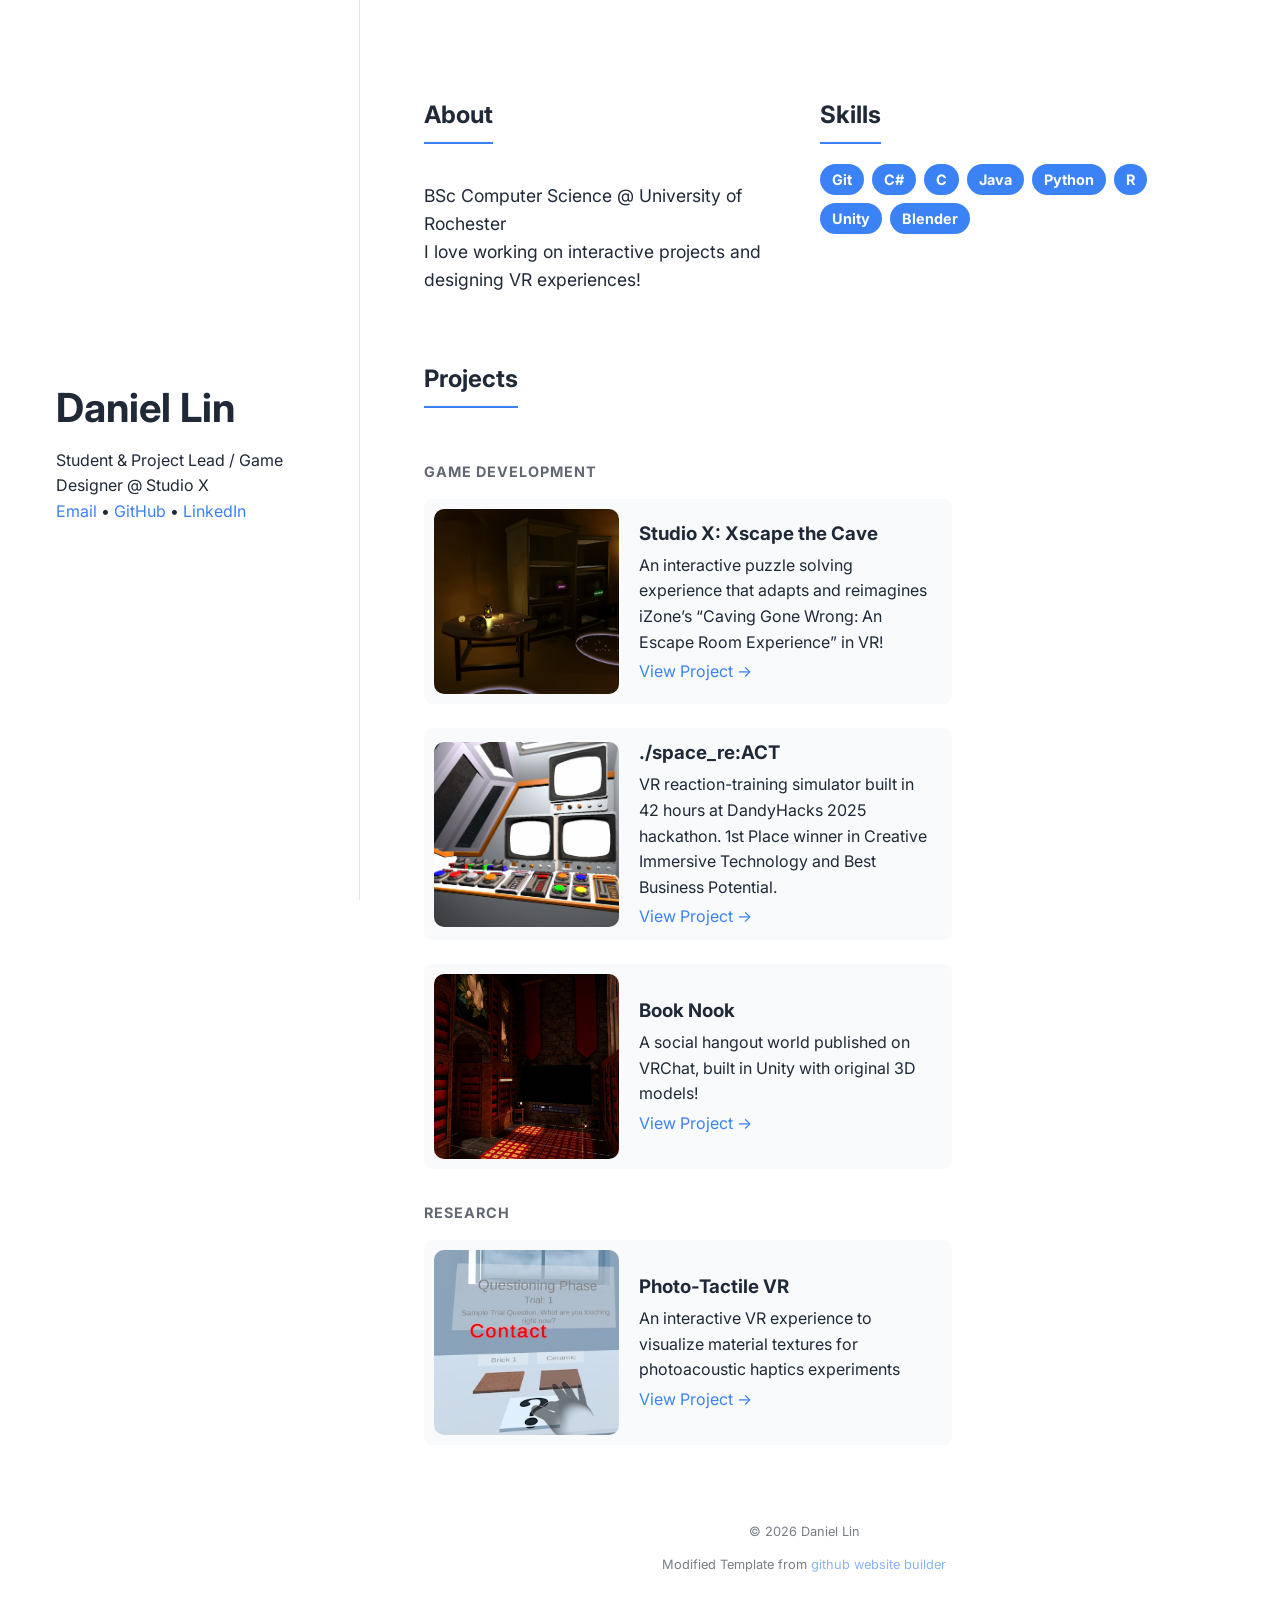
<file: index.html>
<!DOCTYPE html>
<html lang="en">
<head>
    <meta charset="UTF-8">
    <meta name="viewport" content="width=device-width, initial-scale=1.0">
    <title>Daniel Lin - Student & Project Lead / Game Designer @ Studio X</title>
    <meta name="description" content="BSc Computer Science @ University of Rochester. I like working on interactive things! Games & 3D Art">
    <style>
        :root { --bg: #ffffff; --text: #1f2937; --accent: #3b82f6; --card-bg: #f9fafb; --card-border: 0; --font-main: 'Inter', sans-serif; }
        body { background: var(--bg); color: var(--text); font-family: var(--font-main); margin: 0; line-height: 1.6; }
        a { color: var(--accent); text-decoration: none; }
        a:hover { text-decoration: underline; }
        header { text-align: center; padding: 4rem 1rem; position: relative; }
        h1 { font-size: 2.5rem; margin: 0 0 0.5rem 0; }
        h2 { border-bottom: 2px solid var(--accent); padding-bottom: 0.5rem; margin-top: 3rem; display: inline-block; }
        .grid { display: grid; grid-template-columns: repeat(auto-fill, minmax(330px, 528px)); gap: 1.5rem; max-width: calc(2 * 528px + 1.5rem); }
        .card { background: var(--card-bg); border: var(--card-border); padding: 10px 1.25rem 10px 10px; border-radius: 8px; overflow: hidden; transition: transform 0.2s; display: flex; gap: 1.25rem; align-items: center; min-height: 205px; box-sizing: border-box; }
        .card:hover { transform: translateY(-3px); }
        .card img { width: 185px; height: 185px; aspect-ratio: 1 / 1; align-self: center; object-fit: cover; border-radius: 10px; flex-shrink: 0; display: block; }
        .card-body { padding: 0; display: flex; flex-direction: column; justify-content: center; }
        .card-body h3 { margin: 0 0 0.25rem; }
        .card-body p { margin: 0 0 0.25rem; }
        .skill-cloud { display: flex; flex-wrap: wrap; gap: 0.5rem; }
        .skill-tag { background: var(--accent); color: white; padding: 0.25rem 0.75rem; border-radius: 50px; font-size: 0.9rem; font-weight: bold; }
        .category { margin-top: 2rem; margin-bottom: 1rem; opacity: 0.7; text-transform: uppercase; font-size: 0.9rem; letter-spacing: 1px; }
        @media(min-width: 800px) {
            body.layout-sidebar { display: grid; grid-template-columns: 360px 1fr; }
            body.layout-sidebar header { height: 100vh; position: sticky; top: 0; text-align: left; padding: 3rem 3.5rem; display: flex; flex-direction: column; justify-content: center; border-right: 1px solid rgba(0,0,0,0.1); box-sizing: border-box; }
            body.layout-sidebar main { padding: 3rem 6rem 3rem 4rem; max-width: 1150px; }
        }
        @media(min-width: 1100px) {
            .intro-row { display: grid; grid-template-columns: 1fr 1fr; gap: 2rem; align-items: start; }
        }
        footer { text-align: center; padding: 4rem 1rem 2rem; font-size: 0.8rem; opacity: 0.6; }
    </style>
    <link href="https://fonts.googleapis.com/css2?family=Inter:wght@400;700&display=swap" rel="stylesheet">
</head>
<body class="layout-sidebar">
    <header>
        <h1>Daniel Lin</h1>
        <div class="subtitle">Student & Project Lead / Game Designer @ Studio X</div>
        <div class="socials">
            <a href="mailto:daniellintbls@gmail.com">Email</a> &bull;
            <a href="https://github.com/unsophisticat" target="_blank">GitHub</a> &bull;
            <a href="https://www.linkedin.com/in/daniel-lin36/" target="_blank">LinkedIn</a>
        </div>
    </header>
    <main>
        <div class="intro-row">
            <section>
                <h2>About</h2>
                <p style="font-size: 1.1rem;">BSc Computer Science @ University of Rochester<br>I love working on interactive projects and designing VR experiences! </p>
            </section>
            <section>
                <h2>Skills</h2>
                <div class="skill-cloud">
                    <span class="skill-tag">Git</span><span class="skill-tag">C#</span><span class="skill-tag">C</span><span class="skill-tag">Java</span><span class="skill-tag">Python</span><span class="skill-tag">R</span><span class="skill-tag">Unity</span><span class="skill-tag">Blender</span>
                </div>
            </section>
        </div>
        <section>
            <h2>Projects</h2>
            <h3 class="category">Game Development</h3>
            <div class="grid">
                <div class="card">
                    <img src="images/xscape.jpg" alt="Xscape the Cave VR escape room">
                    <div class="card-body">
                        <h3>Studio X: Xscape the Cave</h3>
                        <p>An interactive puzzle solving experience that adapts and reimagines iZone’s “Caving Gone Wrong: An Escape Room Experience” in VR!</p>
                        <a href="https://www.library.rochester.edu/studio-x/projects/studio-x-xscape-cave" target="_blank">View Project &rarr;</a>
                    </div>
                </div>
                <div class="card">
                    <img src="images/spacereact.jpg" alt="./space_re:ACT VR cockpit">
                    <div class="card-body">
                        <h3>./space_re:ACT</h3>
                        <p>VR reaction-training simulator built in 42 hours at DandyHacks 2025 hackathon. 1st Place winner in Creative Immersive Technology and Best Business Potential.</p>
                        <a href="https://devpost.com/software/roket" target="_blank">View Project &rarr;</a>
                    </div>
                </div>
                <div class="card">
                    <img src="images/booknook.jpg" alt="Book Nook VRChat world">
                    <div class="card-body">
                        <h3>Book Nook</h3>
                        <p>A social hangout world published on VRChat, built in Unity with original 3D models!</p>
                        <a href="https://vrchat.com/home/world/wrld_ceb84fd8-6ee2-4f5c-a398-f0b9f48c87b3/info" target="_blank">View Project &rarr;</a>
                    </div>
                </div>
            </div>
            <h3 class="category">Research</h3>
            <div class="grid">
                <div class="card">
                    <img src="images/phototactile.jpg" alt="Photo-Tactile VR">
                    <div class="card-body">
                        <h3>Photo-Tactile VR</h3>
                        <p>An interactive VR experience to visualize material textures for photoacoustic haptics experiments</p>
                        <a href="https://www.library.rochester.edu/studio-x/projects/photo-tactile-vr" target="_blank">View Project &rarr;</a>
                    </div>
                </div>
            </div>
        </section>
        <footer>
            <p>&copy; 2026 Daniel Lin</p>
            <p>Modified Template from <a href="https://pierrecochart.github.io/github-website-builder/" target="_blank">github website builder</a></p>
        </footer>
    </main>
</body>
</html>
</file>
